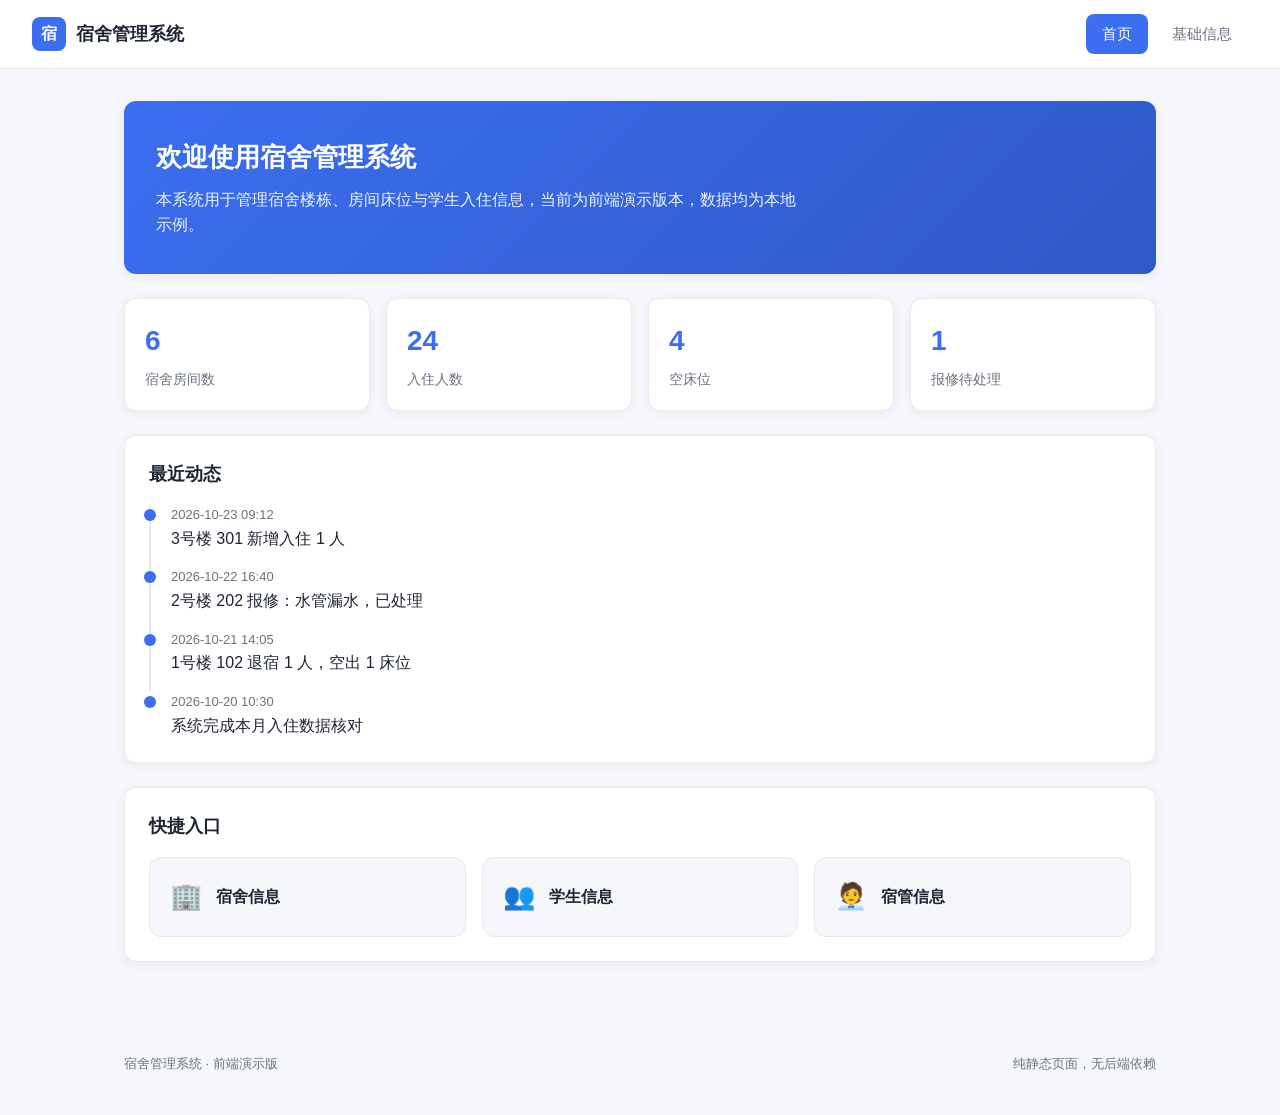
<file: index.html>
<!DOCTYPE html>
<html lang="zh-CN">
<head>
  <meta charset="UTF-8" />
  <meta name="viewport" content="width=device-width, initial-scale=1.0" />
  <title>宿舍管理系统 · 首页</title>
  <link rel="stylesheet" href="assets/css/style.css" />
</head>
<body>
  <header class="topbar">
    <div class="brand">
      <span class="brand-logo">宿</span>
      <span class="brand-name">宿舍管理系统</span>
    </div>
    <nav class="nav">
      <a class="nav-link active" href="index.html">首页</a>
      <a class="nav-link" href="basic-info.html">基础信息</a>
    </nav>
  </header>

  <main class="container">
    <section class="hero">
      <h1>欢迎使用宿舍管理系统</h1>
      <p>本系统用于管理宿舍楼栋、房间床位与学生入住信息，当前为前端演示版本，数据均为本地示例。</p>
    </section>

    <section class="stats" id="stats">
      <!-- 统计卡片由 JS 渲染 -->
    </section>

    <section class="panel">
      <h2 class="panel-title">最近动态</h2>
      <ul class="timeline" id="timeline">
        <!-- 动态列表由 JS 渲染 -->
      </ul>
    </section>

    <section class="panel">
      <h2 class="panel-title">快捷入口</h2>
      <div class="quick-links">
        <a class="quick-card" href="basic-info.html#dorm">
          <span class="quick-icon">🏢</span>
          <span class="quick-text">宿舍信息</span>
        </a>
        <a class="quick-card" href="basic-info.html#student">
          <span class="quick-icon">👥</span>
          <span class="quick-text">学生信息</span>
        </a>
        <a class="quick-card" href="basic-info.html#staff">
          <span class="quick-icon">🧑‍💼</span>
          <span class="quick-text">宿管信息</span>
        </a>
      </div>
    </section>
  </main>

  <footer class="footer">
    <span>宿舍管理系统 · 前端演示版</span>
    <span>纯静态页面，无后端依赖</span>
  </footer>

  <script src="assets/js/data.js"></script>
  <script src="assets/js/home.js"></script>
</body>
</html>
</file>
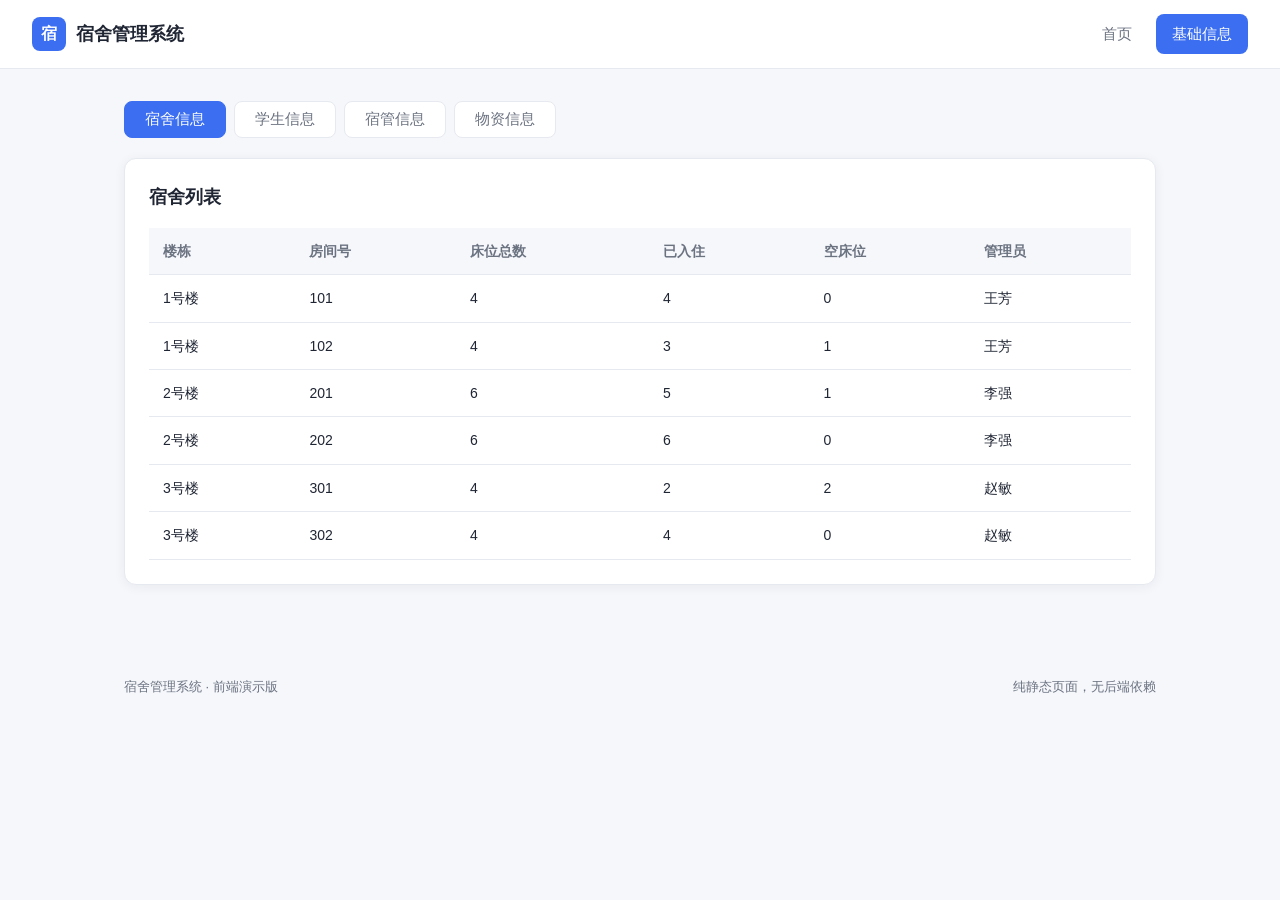
<file: basic-info.html>
<!DOCTYPE html>
<html lang="zh-CN">
<head>
  <meta charset="UTF-8" />
  <meta name="viewport" content="width=device-width, initial-scale=1.0" />
  <title>宿舍管理系统 · 基础信息</title>
  <link rel="stylesheet" href="assets/css/style.css" />
</head>
<body>
  <header class="topbar">
    <div class="brand">
      <span class="brand-logo">宿</span>
      <span class="brand-name">宿舍管理系统</span>
    </div>
    <nav class="nav">
      <a class="nav-link" href="index.html">首页</a>
      <a class="nav-link active" href="basic-info.html">基础信息</a>
    </nav>
  </header>

  <main class="container">
    <section class="tabs">
      <button class="tab active" data-target="dorm">宿舍信息</button>
      <button class="tab" data-target="student">学生信息</button>
      <button class="tab" data-target="staff">宿管信息</button>
      <button class="tab" data-target="material">物资信息</button>
    </section>

    <section class="panel" id="dorm">
      <h2 class="panel-title">宿舍列表</h2>
      <div class="table-wrap">
        <table class="data-table">
          <thead>
            <tr>
              <th>楼栋</th>
              <th>房间号</th>
              <th>床位总数</th>
              <th>已入住</th>
              <th>空床位</th>
              <th>管理员</th>
            </tr>
          </thead>
          <tbody id="dorm-body"></tbody>
        </table>
      </div>
    </section>

    <section class="panel hidden" id="student">
      <h2 class="panel-title">学生列表</h2>
      <div class="table-wrap">
        <table class="data-table">
          <thead>
            <tr>
              <th>学号</th>
              <th>姓名</th>
              <th>性别</th>
              <th>楼栋/房间</th>
              <th>联系电话</th>
            </tr>
          </thead>
          <tbody id="student-body"></tbody>
        </table>
      </div>
    </section>

    <section class="panel hidden" id="staff">
      <h2 class="panel-title">宿管列表</h2>
      <div class="table-wrap">
        <table class="data-table">
          <thead>
            <tr>
              <th>工号</th>
              <th>姓名</th>
              <th>性别</th>
              <th>负责楼栋</th>
              <th>联系电话</th>
              <th>入职时间</th>
              <th>状态</th>
            </tr>
          </thead>
          <tbody id="staff-body"></tbody>
        </table>
      </div>
    </section>

    <section class="panel hidden" id="material">
      <h2 class="panel-title">物资列表</h2>
      <div class="table-wrap">
        <table class="data-table">
          <thead>
            <tr>
              <th>物资名称</th>
              <th>类别</th>
              <th>数量</th>
              <th>存放位置</th>
              <th>状态</th>
            </tr>
          </thead>
          <tbody id="material-body"></tbody>
        </table>
      </div>
    </section>
  </main>

  <footer class="footer">
    <span>宿舍管理系统 · 前端演示版</span>
    <span>纯静态页面，无后端依赖</span>
  </footer>

  <script src="assets/js/data.js"></script>
  <script src="assets/js/basic-info.js"></script>
</body>
</html>
</file>
<file: assets/css/style.css>
:root {
  --primary: #3b6ef0;
  --primary-dark: #2f59c7;
  --bg: #f5f7fb;
  --surface: #ffffff;
  --border: #e6e9f0;
  --text: #1f2533;
  --text-soft: #6b7280;
  --shadow: 0 2px 12px rgba(31, 37, 51, 0.06);
  --radius: 12px;
}

* {
  box-sizing: border-box;
  margin: 0;
  padding: 0;
}

body {
  font-family: -apple-system, BlinkMacSystemFont, "Segoe UI", "PingFang SC",
    "Microsoft YaHei", sans-serif;
  background: var(--bg);
  color: var(--text);
  line-height: 1.6;
}

/* 顶部导航 */
.topbar {
  display: flex;
  align-items: center;
  justify-content: space-between;
  padding: 14px 32px;
  background: var(--surface);
  border-bottom: 1px solid var(--border);
  position: sticky;
  top: 0;
  z-index: 10;
}

.brand {
  display: flex;
  align-items: center;
  gap: 10px;
}

.brand-logo {
  width: 34px;
  height: 34px;
  border-radius: 8px;
  background: var(--primary);
  color: #fff;
  display: grid;
  place-items: center;
  font-weight: 700;
}

.brand-name {
  font-size: 18px;
  font-weight: 700;
}

.nav {
  display: flex;
  gap: 8px;
}

.nav-link {
  text-decoration: none;
  color: var(--text-soft);
  padding: 8px 16px;
  border-radius: 8px;
  font-size: 15px;
  transition: all 0.15s ease;
}

.nav-link:hover {
  background: var(--bg);
  color: var(--text);
}

.nav-link.active {
  background: var(--primary);
  color: #fff;
}

/* 容器 */
.container {
  max-width: 1080px;
  margin: 0 auto;
  padding: 32px 24px 48px;
}

/* 首页 hero */
.hero {
  background: linear-gradient(135deg, var(--primary), var(--primary-dark));
  color: #fff;
  border-radius: var(--radius);
  padding: 36px 32px;
  box-shadow: var(--shadow);
}

.hero h1 {
  font-size: 26px;
  margin-bottom: 8px;
}

.hero p {
  opacity: 0.92;
  max-width: 640px;
}

/* 统计卡片 */
.stats {
  display: grid;
  grid-template-columns: repeat(4, 1fr);
  gap: 16px;
  margin: 24px 0;
}

.stat-card {
  background: var(--surface);
  border: 1px solid var(--border);
  border-radius: var(--radius);
  padding: 20px;
  box-shadow: var(--shadow);
}

.stat-value {
  font-size: 28px;
  font-weight: 700;
  color: var(--primary);
}

.stat-label {
  color: var(--text-soft);
  font-size: 14px;
  margin-top: 4px;
}

/* 面板 */
.panel {
  background: var(--surface);
  border: 1px solid var(--border);
  border-radius: var(--radius);
  padding: 24px;
  box-shadow: var(--shadow);
  margin-bottom: 24px;
}

.panel-title {
  font-size: 18px;
  margin-bottom: 16px;
}

/* 时间线 */
.timeline {
  list-style: none;
}

.timeline li {
  position: relative;
  padding: 0 0 16px 20px;
  border-left: 2px solid var(--border);
}

.timeline li:last-child {
  border-left-color: transparent;
  padding-bottom: 0;
}

.timeline li::before {
  content: "";
  position: absolute;
  left: -7px;
  top: 4px;
  width: 12px;
  height: 12px;
  border-radius: 50%;
  background: var(--primary);
}

.timeline .t-time {
  font-size: 13px;
  color: var(--text-soft);
}

/* 快捷入口 */
.quick-links {
  display: grid;
  grid-template-columns: repeat(3, 1fr);
  gap: 16px;
}

.quick-card {
  display: flex;
  align-items: center;
  gap: 14px;
  text-decoration: none;
  color: var(--text);
  background: var(--bg);
  border: 1px solid var(--border);
  border-radius: var(--radius);
  padding: 18px 20px;
  transition: all 0.15s ease;
}

.quick-card:hover {
  border-color: var(--primary);
  transform: translateY(-2px);
}

.quick-icon {
  font-size: 26px;
}

.quick-text {
  font-weight: 600;
}

/* 标签切换 */
.tabs {
  display: flex;
  gap: 8px;
  margin-bottom: 20px;
}

.tab {
  border: 1px solid var(--border);
  background: var(--surface);
  color: var(--text-soft);
  padding: 8px 20px;
  border-radius: 8px;
  cursor: pointer;
  font-size: 15px;
  transition: all 0.15s ease;
}

.tab.active {
  background: var(--primary);
  color: #fff;
  border-color: var(--primary);
}

/* 表格 */
.table-wrap {
  overflow-x: auto;
}

.data-table {
  width: 100%;
  border-collapse: collapse;
  font-size: 14px;
}

.data-table th,
.data-table td {
  text-align: left;
  padding: 12px 14px;
  border-bottom: 1px solid var(--border);
}

.data-table th {
  background: var(--bg);
  color: var(--text-soft);
  font-weight: 600;
}

.data-table tbody tr:hover {
  background: var(--bg);
}

/* 状态标签 */
.badge {
  display: inline-block;
  padding: 2px 10px;
  border-radius: 999px;
  font-size: 12px;
  line-height: 20px;
}

.badge-on {
  background: rgba(59, 110, 240, 0.1);
  color: var(--primary);
}

.badge-off {
  background: rgba(107, 114, 128, 0.12);
  color: var(--text-soft);
}

/* 工具类 */
.hidden {
  display: none;
}

/* 页脚 */
.footer {
  display: flex;
  justify-content: space-between;
  max-width: 1080px;
  margin: 0 auto;
  padding: 20px 24px 40px;
  color: var(--text-soft);
  font-size: 13px;
}

/* 响应式 */
@media (max-width: 720px) {
  .stats {
    grid-template-columns: repeat(2, 1fr);
  }
  .quick-links {
    grid-template-columns: 1fr;
  }
  .topbar {
    padding: 12px 16px;
  }
}
</file>
